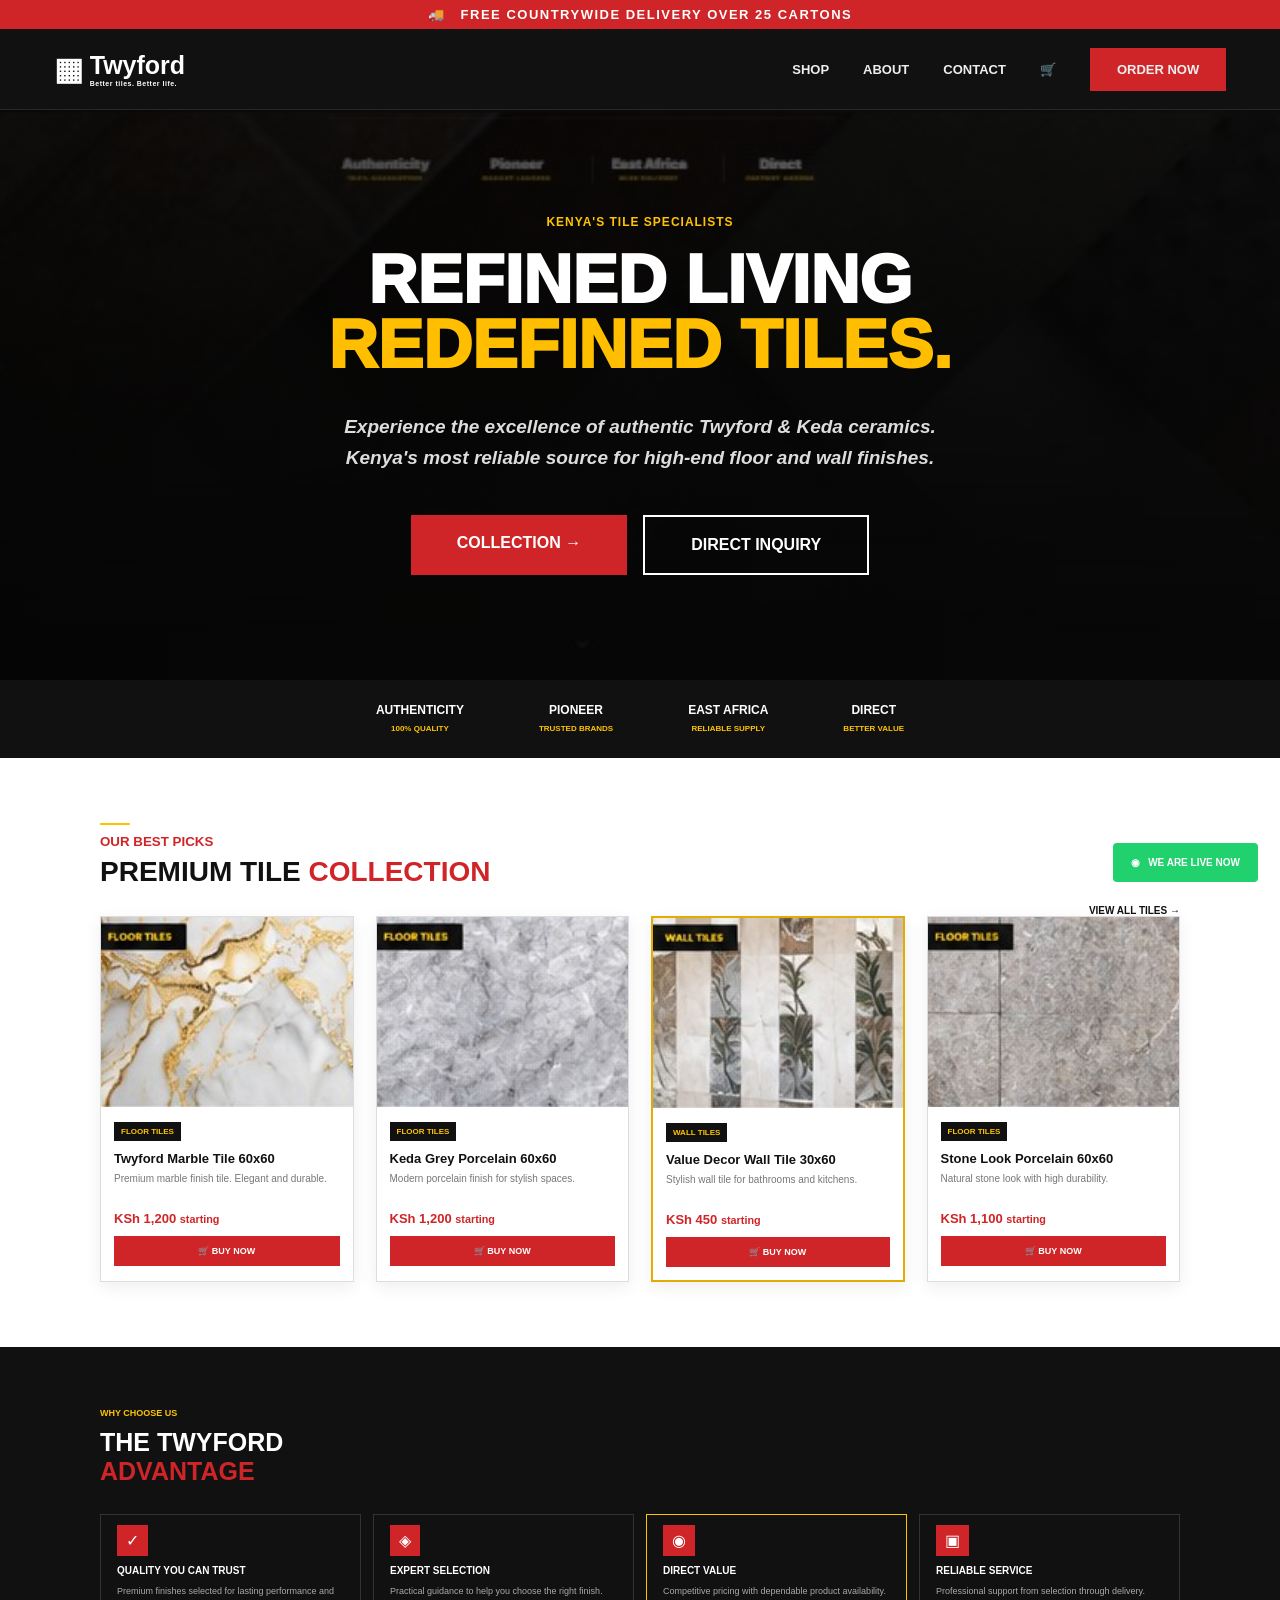
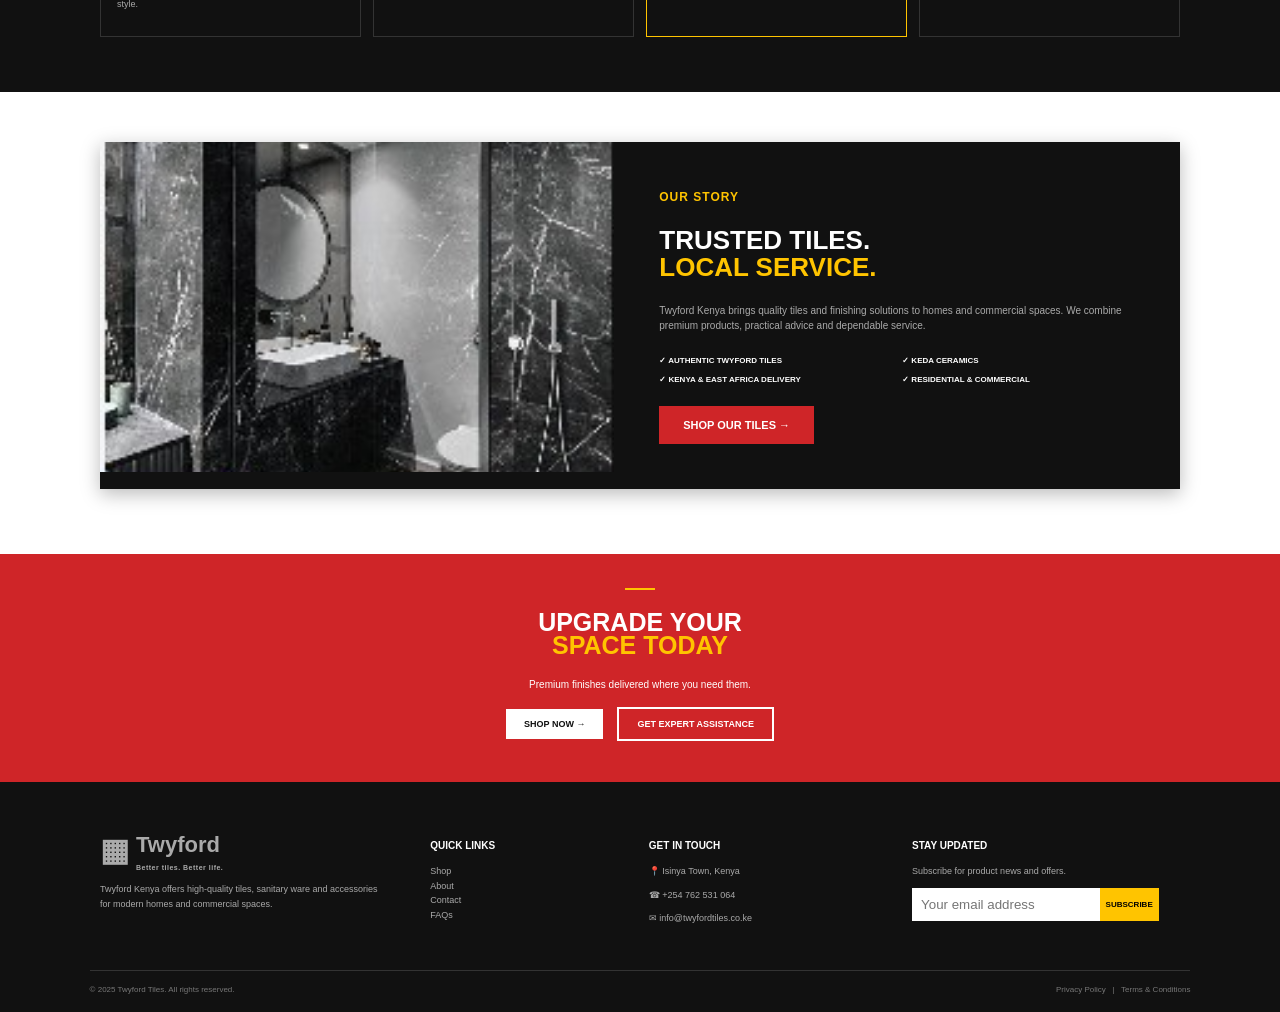
<file: index.html>
<!DOCTYPE html>
<html lang="en">
<head>
  <!-- Google tag (gtag.js) -->
<script async src="https://www.googletagmanager.com/gtag/js?id=AW-18439930653"></script>
<script>
  window.dataLayer = window.dataLayer || [];
  function gtag(){dataLayer.push(arguments);}
  gtag('js', new Date());

  gtag('config', 'AW-18439930653');
</script>
<meta charset="UTF-8">
<meta name="viewport" content="width=device-width, initial-scale=1.0">
<title>Twyford Tiles Kenya | Refined Living</title>
<meta name="description" content="Premium tiles, sanitary ware and finishing products in Kenya.">
<link rel="stylesheet" href="styles.css">
</head>
  <!-- Google tag (gtag.js) -->
<script async src="https://www.googletagmanager.com/gtag/js?id=AW-18439930653"></script>
<script>
  window.dataLayer = window.dataLayer || [];
  function gtag(){dataLayer.push(arguments);}
  gtag('js', new Date());

  gtag('config', 'AW-18439930653');
</script>
<body>
<div class="delivery">🚚 &nbsp; FREE COUNTRYWIDE DELIVERY OVER 25 CARTONS</div>

<header class="site-header">
  <a class="brand" href="index.html"><span class="brand-mark">▦</span><span>Twyford<small>Better tiles. Better life.</small></span></a>
  <nav>
    <a href="shop.html">SHOP</a><a href="about.html">ABOUT</a><a href="contact.html">CONTACT</a>
    <a href="#cart" class="cart">🛒</a><a class="order" href="contact.html">ORDER NOW</a>
  </nav>
  <button class="menu" aria-label="Open navigation menu" aria-expanded="false" type="button">☰</button>
</header>

<main>
<section class="hero">
  <div class="hero-inner">
    <div class="eyebrow">KENYA'S TILE SPECIALISTS</div>
    <h1>REFINED LIVING<br><em>REDEFINED TILES.</em></h1>
    <p>Experience the excellence of authentic Twyford &amp; Keda ceramics.<br>Kenya's most reliable source for high-end floor and wall finishes.</p>
    <div class="actions"><a class="btn red" href="shop.html">COLLECTION <span>→</span></a><a class="btn outline" href="contact.html">DIRECT INQUIRY</a></div>
  </div>
</section>

<section class="proof">
  <div><b>AUTHENTICITY</b><small>100% QUALITY</small></div><div><b>PIONEER</b><small>TRUSTED BRANDS</small></div>
  <div><b>EAST AFRICA</b><small>RELIABLE SUPPLY</small></div><div><b>DIRECT</b><small>BETTER VALUE</small></div>
</section>

<section class="section products">
  <div class="section-head"><div><span class="yellow-line"></span><small>OUR BEST PICKS</small><h2>PREMIUM TILE <strong>COLLECTION</strong></h2></div><a href="shop.html">VIEW ALL TILES →</a></div>
  <div class="product-grid home-products" id="homeProducts"></div>
</section>

<section class="advantage">
  <div class="section-title"><span>WHY CHOOSE US</span><h2>THE TWYFORD<br><strong>ADVANTAGE</strong></h2></div>
  <div class="adv-grid">
    <article><i>✓</i><h3>QUALITY YOU CAN TRUST</h3><p>Premium finishes selected for lasting performance and style.</p></article>
    <article><i>◈</i><h3>EXPERT SELECTION</h3><p>Practical guidance to help you choose the right finish.</p></article>
    <article class="active"><i>◉</i><h3>DIRECT VALUE</h3><p>Competitive pricing with dependable product availability.</p></article>
    <article><i>▣</i><h3>RELIABLE SERVICE</h3><p>Professional support from selection through delivery.</p></article>
  </div>
</section>

<section class="story-card">
  <img src="about-bathroom.jpg" alt="Luxury tiled bathroom">
  <div><span class="eyebrow">OUR STORY</span><h2>TRUSTED TILES.<br><strong>LOCAL SERVICE.</strong></h2><p>Twyford Kenya brings quality tiles and finishing solutions to homes and commercial spaces. We combine premium products, practical advice and dependable service.</p><div class="mini-points"><span>✓ AUTHENTIC TWYFORD TILES</span><span>✓ KEDA CERAMICS</span><span>✓ KENYA &amp; EAST AFRICA DELIVERY</span><span>✓ RESIDENTIAL &amp; COMMERCIAL</span></div><a class="btn red small" href="shop.html">SHOP OUR TILES →</a></div>
</section>

<section class="cta"><span class="yellow-line"></span><h2>UPGRADE YOUR<br><strong>SPACE TODAY</strong></h2><p>Premium finishes delivered where you need them.</p><div><a class="btn white" href="shop.html">SHOP NOW →</a><a class="btn outline" href="contact.html">GET EXPERT ASSISTANCE</a></div></section>
</main>

<footer class="footer">
  <div class="footer-grid"><div><a class="brand light" href="index.html"><span class="brand-mark">▦</span><span>Twyford<small>Better tiles. Better life.</small></span></a><p>Twyford Kenya offers high-quality tiles, sanitary ware and accessories for modern homes and commercial spaces.</p></div>
  <div><h4>QUICK LINKS</h4><a href="shop.html">Shop</a><a href="about.html">About</a><a href="contact.html">Contact</a><a href="contact.html">FAQs</a></div>
  <div><h4>GET IN TOUCH</h4><p>📍 Isinya Town, Kenya</p><p>☎ +254 762 531 064</p><p>✉ info@twyfordtiles.co.ke</p></div>
  <div><h4>STAY UPDATED</h4><p>Subscribe for product news and offers.</p><div class="subscribe"><input placeholder="Your email address"><button>SUBSCRIBE</button></div></div></div>
  <div class="copyright"><span>© 2025 Twyford Tiles. All rights reserved.</span><span>Privacy Policy &nbsp; | &nbsp; Terms &amp; Conditions</span></div>
</footer>
<a class="whatsapp" href="https://wa.me/254762531064">◉ &nbsp; WE ARE LIVE NOW</a>
<script src="script.js"></script>
</body></html>
</file>
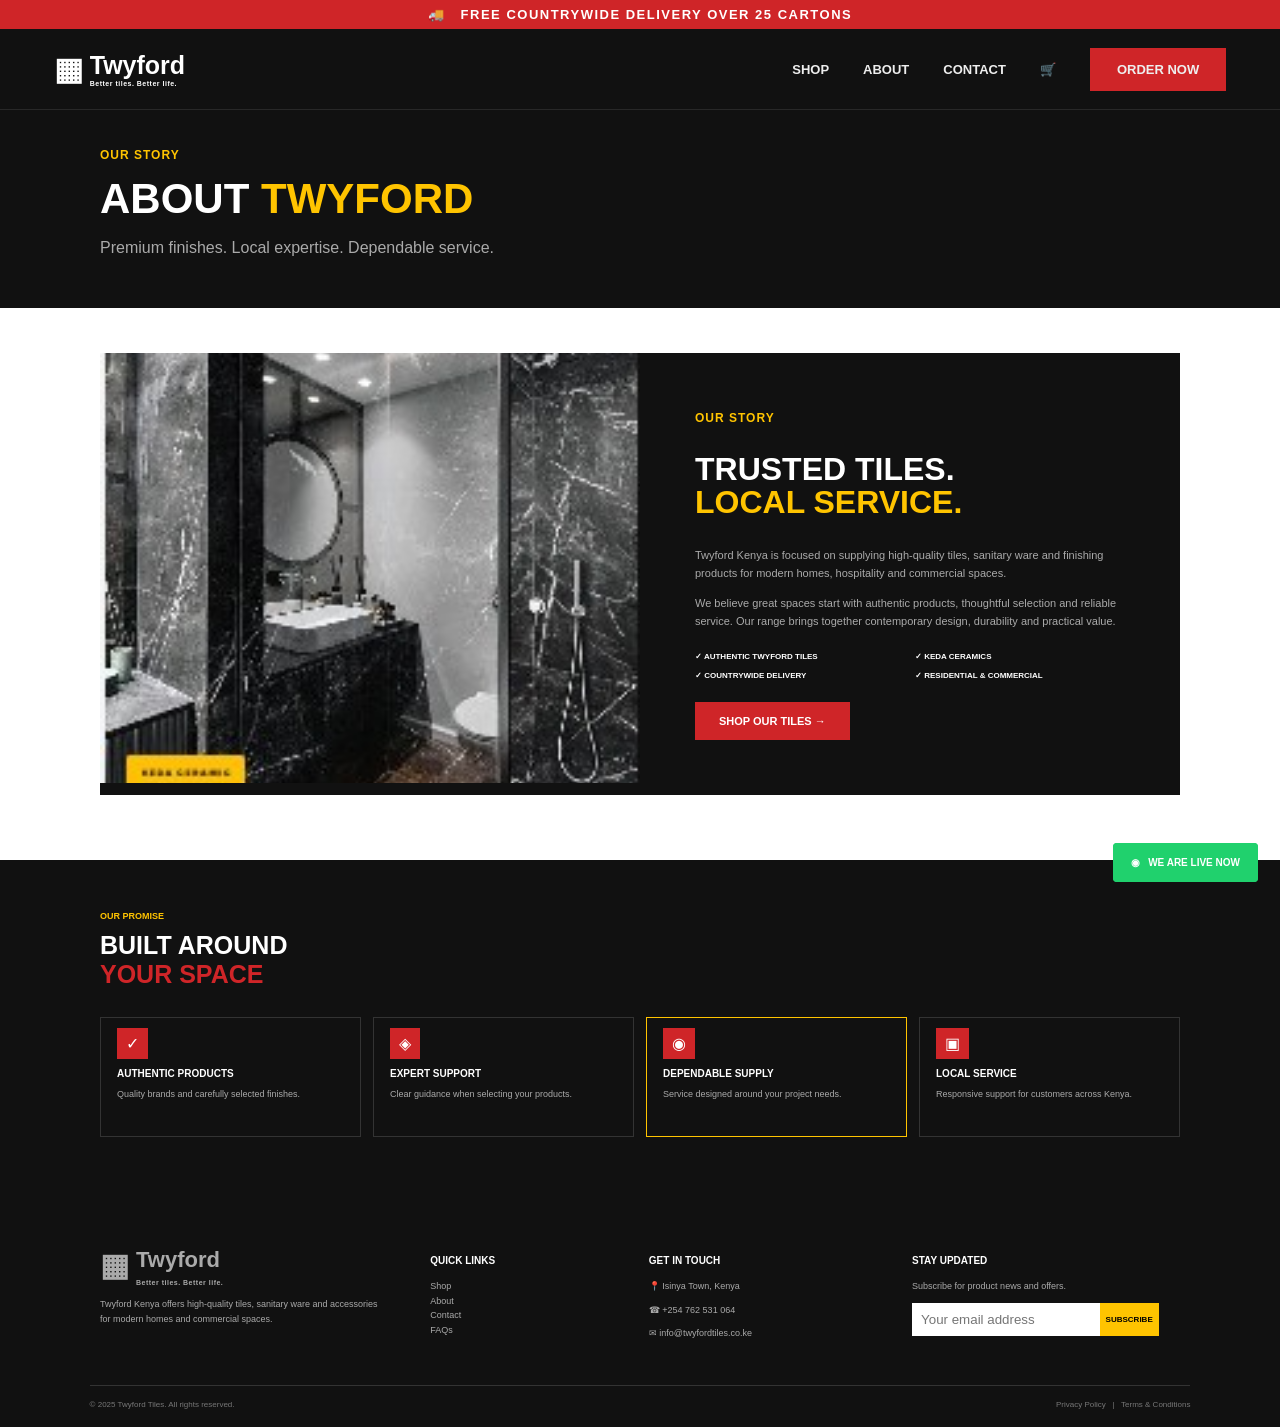
<file: about.html>
<!DOCTYPE html><html lang="en"><head><meta charset="UTF-8"><meta name="viewport" content="width=device-width,initial-scale=1.0"><title>About | Twyford Kenya</title><link rel="stylesheet" href="styles.css"></head><body><div class="delivery">🚚 &nbsp; FREE COUNTRYWIDE DELIVERY OVER 25 CARTONS</div>

<header class="site-header">
  <a class="brand" href="index.html"><span class="brand-mark">▦</span><span>Twyford<small>Better tiles. Better life.</small></span></a>
  <nav>
    <a href="shop.html">SHOP</a><a href="about.html">ABOUT</a><a href="contact.html">CONTACT</a>
    <a href="#cart" class="cart">🛒</a><a class="order" href="contact.html">ORDER NOW</a>
  </nav>
  <button class="menu" aria-label="Open navigation menu" aria-expanded="false" type="button">☰</button>
</header>

<main>
<section class="page-hero compact"><div class="page-hero-inner"><span>OUR STORY</span><h1>ABOUT <strong>TWYFORD</strong></h1><p>Premium finishes. Local expertise. Dependable service.</p></div></section>
<section class="about-page"><img src="about-bathroom.jpg" alt="Luxury tiled bathroom"><div class="about-copy"><span class="eyebrow">OUR STORY</span><h2>TRUSTED TILES.<br><strong>LOCAL SERVICE.</strong></h2><p>Twyford Kenya is focused on supplying high-quality tiles, sanitary ware and finishing products for modern homes, hospitality and commercial spaces.</p><p>We believe great spaces start with authentic products, thoughtful selection and reliable service. Our range brings together contemporary design, durability and practical value.</p><div class="mini-points"><span>✓ AUTHENTIC TWYFORD TILES</span><span>✓ KEDA CERAMICS</span><span>✓ COUNTRYWIDE DELIVERY</span><span>✓ RESIDENTIAL &amp; COMMERCIAL</span></div><a class="btn red small" href="shop.html">SHOP OUR TILES →</a></div></section>
<section class="advantage slim"><div class="section-title"><span>OUR PROMISE</span><h2>BUILT AROUND<br><strong>YOUR SPACE</strong></h2></div><div class="adv-grid"><article><i>✓</i><h3>AUTHENTIC PRODUCTS</h3><p>Quality brands and carefully selected finishes.</p></article><article><i>◈</i><h3>EXPERT SUPPORT</h3><p>Clear guidance when selecting your products.</p></article><article class="active"><i>◉</i><h3>DEPENDABLE SUPPLY</h3><p>Service designed around your project needs.</p></article><article><i>▣</i><h3>LOCAL SERVICE</h3><p>Responsive support for customers across Kenya.</p></article></div></section>
</main><footer class="footer">
  <div class="footer-grid"><div><a class="brand light" href="index.html"><span class="brand-mark">▦</span><span>Twyford<small>Better tiles. Better life.</small></span></a><p>Twyford Kenya offers high-quality tiles, sanitary ware and accessories for modern homes and commercial spaces.</p></div>
  <div><h4>QUICK LINKS</h4><a href="shop.html">Shop</a><a href="about.html">About</a><a href="contact.html">Contact</a><a href="contact.html">FAQs</a></div>
  <div><h4>GET IN TOUCH</h4><p>📍 Isinya Town, Kenya</p><p>☎ +254 762 531 064</p><p>✉ info@twyfordtiles.co.ke</p></div>
  <div><h4>STAY UPDATED</h4><p>Subscribe for product news and offers.</p><div class="subscribe"><input placeholder="Your email address"><button>SUBSCRIBE</button></div></div></div>
  <div class="copyright"><span>© 2025 Twyford Tiles. All rights reserved.</span><span>Privacy Policy &nbsp; | &nbsp; Terms &amp; Conditions</span></div>
</footer>
<a class="whatsapp" href="https://wa.me/254762531064">◉ &nbsp; WE ARE LIVE NOW</a>
<a class="whatsapp" href="https://wa.me/254762531064">◉ &nbsp; WE ARE LIVE NOW</a><script src="script.js"></script></body></html>
</file>
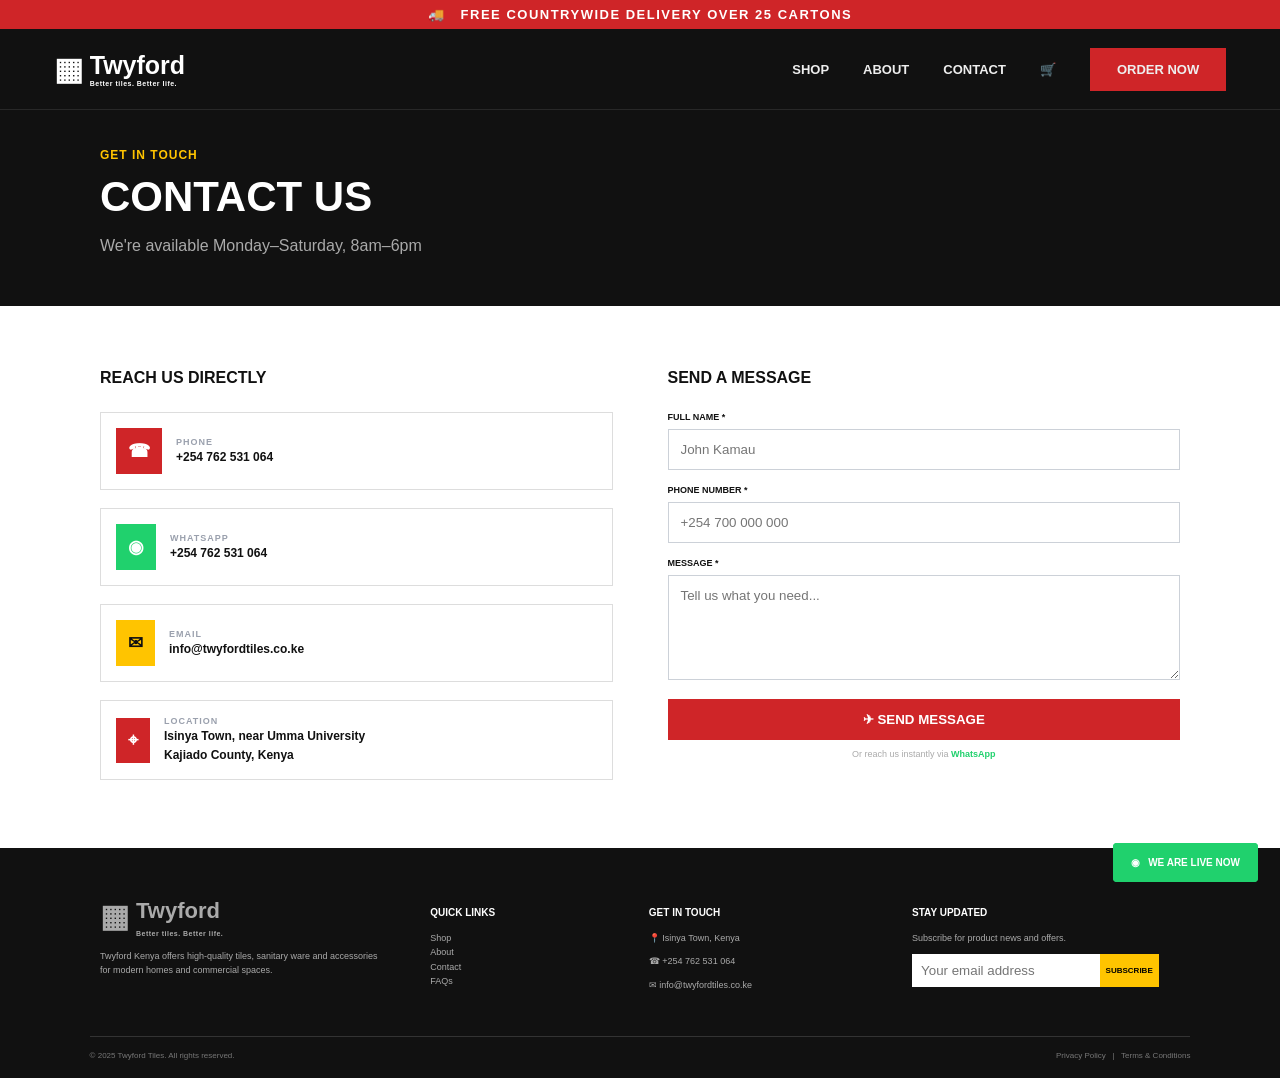
<file: contact.html>
<!DOCTYPE html><html lang="en"><head><meta charset="UTF-8"><meta name="viewport" content="width=device-width,initial-scale=1.0"><title>Contact | Twyford Kenya</title><link rel="stylesheet" href="styles.css"></head><body><div class="delivery">🚚 &nbsp; FREE COUNTRYWIDE DELIVERY OVER 25 CARTONS</div>

<header class="site-header">
  <a class="brand" href="index.html"><span class="brand-mark">▦</span><span>Twyford<small>Better tiles. Better life.</small></span></a>
  <nav>
    <a href="shop.html">SHOP</a><a href="about.html">ABOUT</a><a href="contact.html">CONTACT</a>
    <a href="#cart" class="cart">🛒</a><a class="order" href="contact.html">ORDER NOW</a>
  </nav>
  <button class="menu" aria-label="Open navigation menu" aria-expanded="false" type="button">☰</button>
</header>

<main>
<section class="contact-hero"><div class="page-hero-inner"><span>GET IN TOUCH</span><h1>CONTACT US</h1><p>We're available Monday–Saturday, 8am–6pm</p></div></section>
<section class="contact-section"><div><h2>REACH US DIRECTLY</h2><div class="contact-card"><b>☎</b><span><small>PHONE</small><strong>+254 762 531 064</strong></span></div><div class="contact-card"><b class="green">◉</b><span><small>WHATSAPP</small><strong>+254 762 531 064</strong></span></div><div class="contact-card"><b class="yellow">✉</b><span><small>EMAIL</small><strong>info@twyfordtiles.co.ke</strong></span></div><div class="contact-card"><b>⌖</b><span><small>LOCATION</small><strong>Isinya Town, near Umma University<br>Kajiado County, Kenya</strong></span></div></div>
<div><h2>SEND A MESSAGE</h2><form onsubmit="return sendMessage(event)"><label>FULL NAME *</label><input id="name" placeholder="John Kamau" required><label>PHONE NUMBER *</label><input id="phone" placeholder="+254 700 000 000" required><label>MESSAGE *</label><textarea id="message" placeholder="Tell us what you need..." required></textarea><button class="send" type="submit">✈ SEND MESSAGE</button></form><p class="reach">Or reach us instantly via <a href="https://wa.me/254762531064">WhatsApp</a></p></div></section>
</main><footer class="footer">
  <div class="footer-grid"><div><a class="brand light" href="index.html"><span class="brand-mark">▦</span><span>Twyford<small>Better tiles. Better life.</small></span></a><p>Twyford Kenya offers high-quality tiles, sanitary ware and accessories for modern homes and commercial spaces.</p></div>
  <div><h4>QUICK LINKS</h4><a href="shop.html">Shop</a><a href="about.html">About</a><a href="contact.html">Contact</a><a href="contact.html">FAQs</a></div>
  <div><h4>GET IN TOUCH</h4><p>📍 Isinya Town, Kenya</p><p>☎ +254 762 531 064</p><p>✉ info@twyfordtiles.co.ke</p></div>
  <div><h4>STAY UPDATED</h4><p>Subscribe for product news and offers.</p><div class="subscribe"><input placeholder="Your email address"><button>SUBSCRIBE</button></div></div></div>
  <div class="copyright"><span>© 2025 Twyford Tiles. All rights reserved.</span><span>Privacy Policy &nbsp; | &nbsp; Terms &amp; Conditions</span></div>
</footer>
<a class="whatsapp" href="https://wa.me/254762531064">◉ &nbsp; WE ARE LIVE NOW</a>
<a class="whatsapp" href="https://wa.me/254762531064">◉ &nbsp; WE ARE LIVE NOW</a><script src="script.js"></script></body></html>
</file>
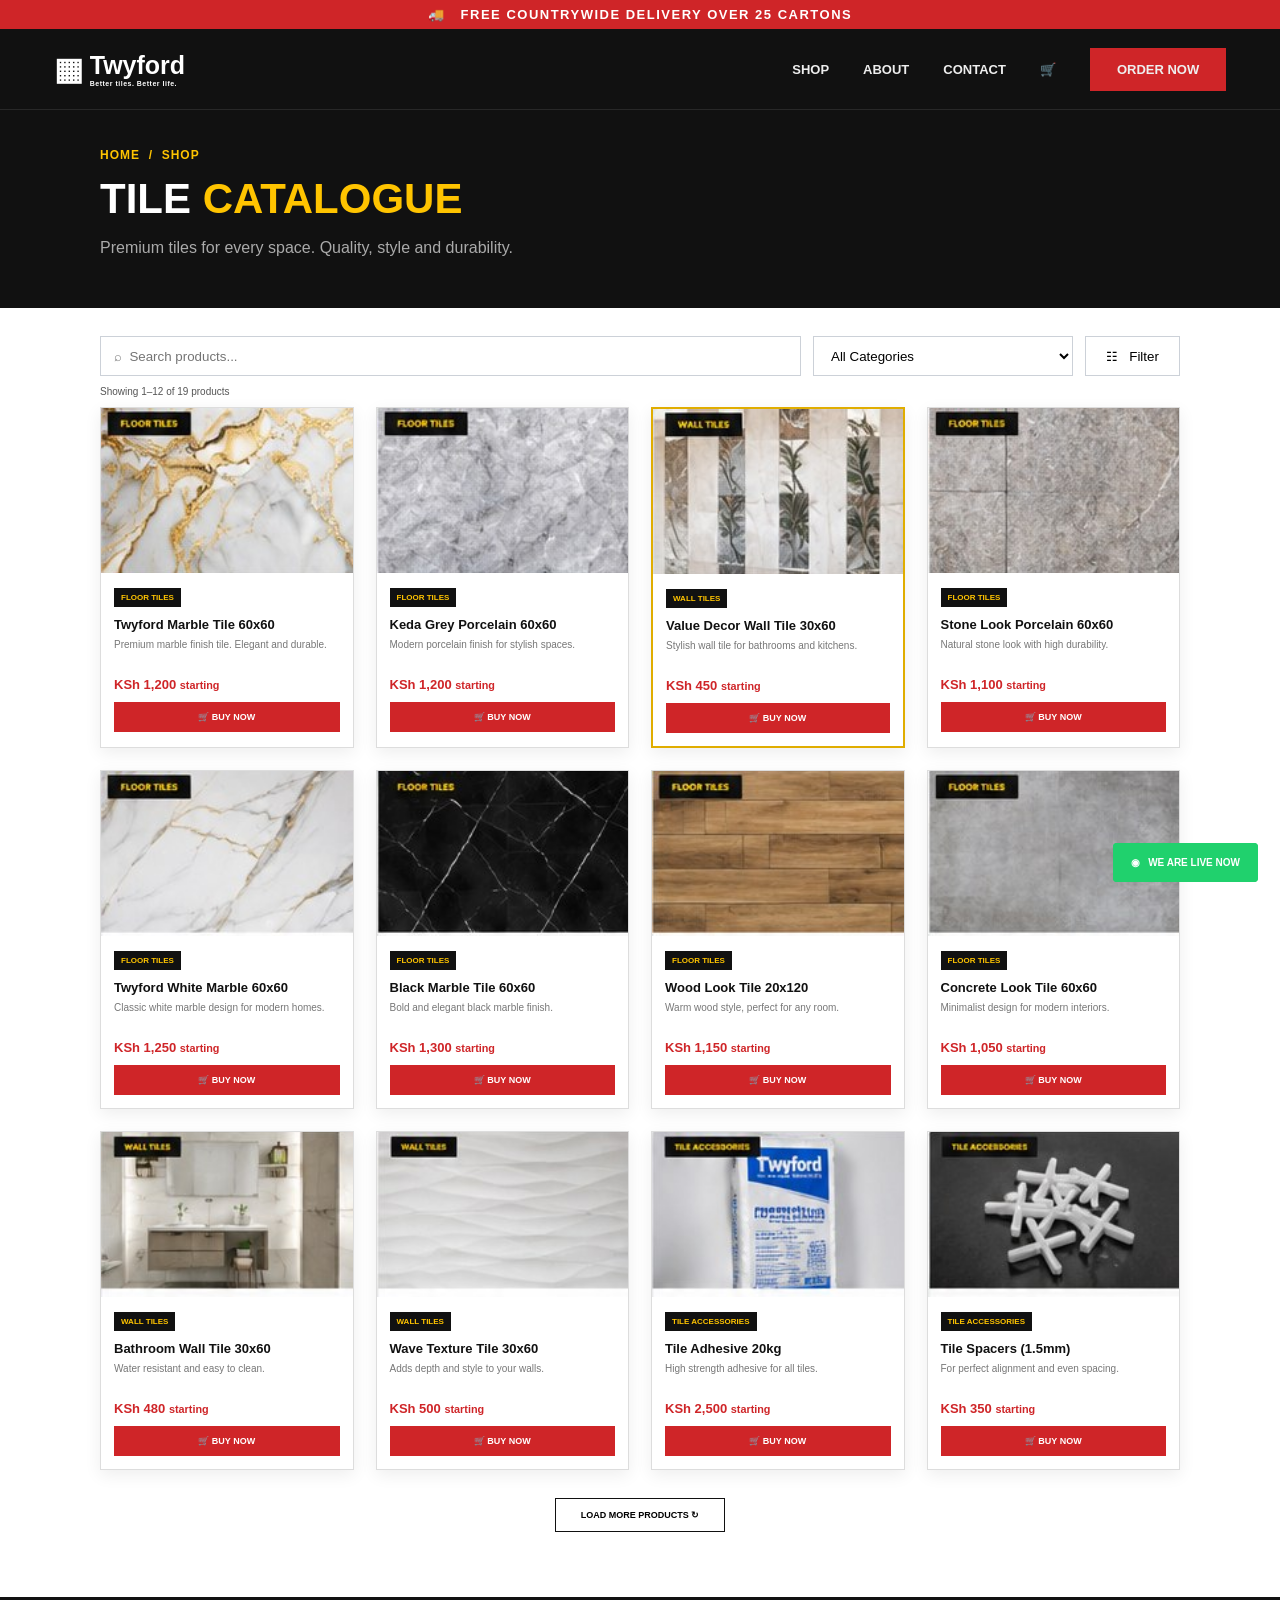
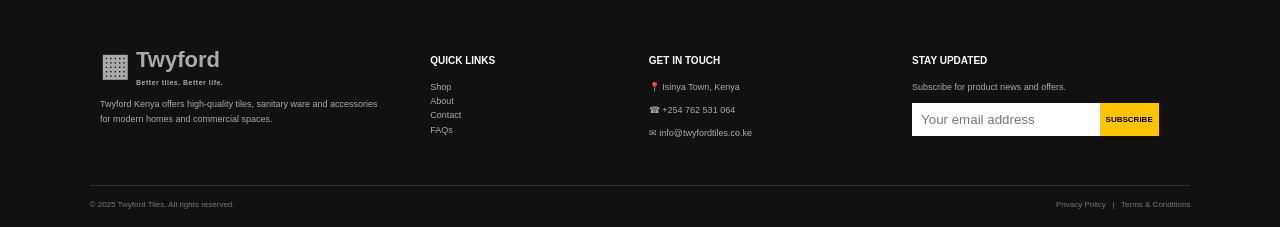
<file: shop.html>
<!DOCTYPE html><html lang="en"><head><meta charset="UTF-8"><meta name="viewport" content="width=device-width,initial-scale=1.0"><title>Tile Catalogue | Twyford Kenya</title><link rel="stylesheet" href="styles.css"></head><body><div class="delivery">🚚 &nbsp; FREE COUNTRYWIDE DELIVERY OVER 25 CARTONS</div>

<header class="site-header">
  <a class="brand" href="index.html"><span class="brand-mark">▦</span><span>Twyford<small>Better tiles. Better life.</small></span></a>
  <nav>
    <a href="shop.html">SHOP</a><a href="about.html">ABOUT</a><a href="contact.html">CONTACT</a>
    <a href="#cart" class="cart">🛒</a><a class="order" href="contact.html">ORDER NOW</a>
  </nav>
  <button class="menu" aria-label="Open navigation menu" aria-expanded="false" type="button">☰</button>
</header>

<main>
<section class="page-hero"><div class="page-hero-inner"><span>HOME &nbsp;/&nbsp; SHOP</span><h1>TILE <strong>CATALOGUE</strong></h1><p>Premium tiles for every space. Quality, style and durability.</p></div></section>
<section class="catalogue"><div class="filters"><input id="search" placeholder="⌕  Search products..."><select id="category"><option value="all">All Categories</option><option value="floor">Floor Tiles</option><option value="wall">Wall Tiles</option><option value="accessories">Tile Accessories</option><option value="fixtures">Bathroom Fixtures</option></select><button>☷ &nbsp; Filter</button></div><p class="count" id="count"></p><div class="product-grid" id="shopProducts"></div><button class="load" id="load">LOAD MORE PRODUCTS ↻</button></section></main><footer class="footer">
  <div class="footer-grid"><div><a class="brand light" href="index.html"><span class="brand-mark">▦</span><span>Twyford<small>Better tiles. Better life.</small></span></a><p>Twyford Kenya offers high-quality tiles, sanitary ware and accessories for modern homes and commercial spaces.</p></div>
  <div><h4>QUICK LINKS</h4><a href="shop.html">Shop</a><a href="about.html">About</a><a href="contact.html">Contact</a><a href="contact.html">FAQs</a></div>
  <div><h4>GET IN TOUCH</h4><p>📍 Isinya Town, Kenya</p><p>☎ +254 762 531 064</p><p>✉ info@twyfordtiles.co.ke</p></div>
  <div><h4>STAY UPDATED</h4><p>Subscribe for product news and offers.</p><div class="subscribe"><input placeholder="Your email address"><button>SUBSCRIBE</button></div></div></div>
  <div class="copyright"><span>© 2025 Twyford Tiles. All rights reserved.</span><span>Privacy Policy &nbsp; | &nbsp; Terms &amp; Conditions</span></div>
</footer>
<a class="whatsapp" href="https://wa.me/254762531064">◉ &nbsp; WE ARE LIVE NOW</a>
<a class="whatsapp" href="https://wa.me/254762531064">◉ &nbsp; WE ARE LIVE NOW</a><script src="script.js"></script></body></html>
</file>
<file: styles.css>
*{box-sizing:border-box}html{scroll-behavior:smooth}body{margin:0;font-family:Arial,Helvetica,sans-serif;color:#111;background:#fff}.delivery{height:29px;background:#cf2528;color:#fff;text-align:center;font-weight:800;font-size:13px;letter-spacing:1.5px;padding:7px}.site-header{height:81px;background:#111;color:#fff;display:flex;align-items:center;justify-content:space-between;padding:0 4.2%;position:sticky;top:0;z-index:20;border-bottom:1px solid #282828}.brand{display:flex;align-items:center;gap:7px;color:#fff;text-decoration:none;font-size:25px;font-weight:900}.brand-mark{font-size:31px;line-height:1}.brand small{display:block;font-size:7px;letter-spacing:.5px}.site-header nav{display:flex;align-items:center;gap:34px}.site-header nav a{color:#eee;text-decoration:none;font-weight:800;font-size:13px}.site-header .order{background:#cf2528;padding:14px 27px}.cart{font-size:20px}.menu{display:none;background:none;border:0;color:white;font-size:24px}.hero{min-height:570px;background:linear-gradient(90deg,rgba(0,0,0,.72),rgba(0,0,0,.58)),url("hero-tiles.jpg") center/cover;display:flex;align-items:center;text-align:center;color:#fff}.hero-inner{width:100%;padding:65px 20px}.eyebrow,.page-hero-inner>span{color:#ffc400;font-weight:900;font-size:12px;letter-spacing:1px}.hero h1{font-size:68px;line-height:.96;margin:18px 0 35px;font-weight:950}.hero h1 em{font-style:normal;color:#ffbf00}.hero p{font-size:19px;line-height:1.6;font-weight:700;font-style:italic;color:#ddd}.actions{display:flex;justify-content:center;gap:16px;margin-top:42px}.btn{display:inline-block;text-decoration:none;font-weight:900;padding:19px 46px}.btn.red,.send{background:#cf2528;color:#fff}.btn.outline{border:2px solid #fff;color:#fff}.btn.white{background:#fff;color:#111}.btn.small{padding:13px 24px;font-size:11px}.proof{background:#111;color:#fff;display:flex;justify-content:center;gap:75px;padding:23px}.proof div{text-align:center}.proof b{display:block;font-size:12px}.proof small{color:#ffc400;font-size:8px;font-weight:800}.section{padding:65px 7%}.section-head{display:flex;justify-content:space-between;align-items:end;max-width:1080px;margin:auto}.section-head small,.section-title span{color:#cf2528;font-weight:900}.yellow-line{display:block;width:30px;height:2px;background:#ffc400;margin-bottom:7px}.section h2,.section-title h2{font-size:28px;margin:6px 0 28px}.section h2 strong,.section-title h2 strong{color:#cf2528}.section-head a{color:#111;text-decoration:none;font-weight:900;font-size:10px}.product-grid{display:grid;grid-template-columns:repeat(4,1fr);gap:22px}.home-products{max-width:1080px;margin:auto}.product-card{border:1px solid #ddd;background:#fff;box-shadow:0 5px 16px rgba(0,0,0,.07);overflow:hidden}.product-card.featured{border:2px solid #e0ad00}.product-card img{width:100%;height:190px;object-fit:cover;display:block}.product-card .info{padding:13px}.tag{display:inline-block;background:#111;color:#ffc400;padding:5px 7px;font-size:8px;font-weight:900}.product-card h3{font-size:13px;margin:10px 0 6px}.product-card p{font-size:10px;color:#777;min-height:30px;margin:0 0 9px;line-height:1.4}.price{color:#cf2528;font-weight:900;font-size:13px}.buy{display:block;width:100%;margin-top:10px;background:#cf2528;color:#fff;border:0;padding:10px;font-size:9px;font-weight:900;cursor:pointer}.advantage{background:#111;color:#fff;padding:55px 7%}.section-title{max-width:1080px;margin:auto}.section-title span{font-size:9px;color:#ffc400}.section-title h2{font-size:25px;margin:8px 0 28px}.adv-grid{max-width:1080px;margin:auto;display:grid;grid-template-columns:repeat(4,1fr);gap:12px}.adv-grid article{border:1px solid #333;padding:16px;min-height:120px}.adv-grid article.active{border-color:#ffc400}.adv-grid i{background:#cf2528;padding:7px 9px;font-style:normal}.adv-grid h3{font-size:10px;margin:15px 0 8px}.adv-grid p{font-size:9px;color:#aaa;line-height:1.45}.story-card{max-width:1080px;margin:50px auto 65px;display:grid;grid-template-columns:1fr 1.1fr;background:#111;color:#fff;box-shadow:0 5px 18px #bbb}.story-card img{width:100%;height:330px;object-fit:cover}.story-card>div{padding:45px}.story-card h2{font-size:26px;line-height:1.05}.story-card h2 strong{color:#ffc400}.story-card p{font-size:10px;color:#aaa;line-height:1.55}.mini-points{display:grid;grid-template-columns:1fr 1fr;gap:10px;margin:22px 0;font-size:8px;font-weight:900}.cta{background:#cf2528;color:#fff;text-align:center;padding:34px 20px}.cta .yellow-line{margin:0 auto 10px}.cta h2{font-size:25px;line-height:.95}.cta h2 strong{color:#ffc400}.cta p{font-size:10px}.cta .btn{padding:10px 18px;font-size:9px;margin:7px}.footer{background:#111;color:#fff;padding:45px 7% 18px}.footer-grid{max-width:1080px;margin:auto;display:grid;grid-template-columns:1.3fr .8fr 1fr 1.2fr;gap:40px}.footer .brand{font-size:22px}.footer p,.footer a{color:#aaa;font-size:9px;line-height:1.6;text-decoration:none}.footer h4{font-size:10px}.footer-grid>div>a:not(.brand){display:block}.subscribe{display:flex}.subscribe input{min-width:0;width:70%;padding:9px;border:0}.subscribe button{border:0;background:#ffc400;font-size:8px;font-weight:900}.copyright{border-top:1px solid #333;margin-top:35px;padding-top:14px;display:flex;justify-content:space-between;color:#777;font-size:8px}.whatsapp{position:fixed;right:22px;bottom:18px;background:#20d16d;color:#fff;padding:14px 18px;border-radius:4px;text-decoration:none;font-size:10px;font-weight:900;z-index:30}.page-hero,.contact-hero{background:#111;color:#fff;padding:35px 7%}.page-hero-inner{max-width:1080px;margin:auto}.page-hero h1{font-size:42px;margin:12px 0 8px}.page-hero h1 strong{color:#ffc400}.page-hero p,.contact-hero p{color:#aaa}.catalogue{max-width:1080px;margin:auto;padding:28px 0 65px}.filters{display:grid;grid-template-columns:1fr 260px 95px;gap:12px}.filters input,.filters select,.filters button{height:40px;border:1px solid #ccd1d8;background:#fff;padding:0 13px}.count{font-size:10px;color:#555}.catalogue .product-card img{height:165px}.load{display:block;margin:28px auto 0;padding:11px 25px;background:#fff;border:1px solid #111;font-weight:900;font-size:9px}.about-page{max-width:1080px;margin:45px auto 65px;display:grid;grid-template-columns:1fr 1fr;background:#111;color:#fff}.about-page img{width:100%;height:430px;object-fit:cover}.about-copy{padding:55px}.about-copy h2{font-size:32px;line-height:1.05}.about-copy h2 strong{color:#ffc400}.about-copy p{font-size:11px;color:#aaa;line-height:1.65}.slim{padding-top:45px;padding-bottom:60px}.contact-hero h1{font-size:42px;margin:10px 0}.contact-section{max-width:1080px;margin:auto;padding:50px 0;display:grid;grid-template-columns:1fr 1fr;gap:55px}.contact-section h2{font-size:16px;margin-bottom:25px}.contact-card{border:1px solid #ddd;min-height:68px;margin:18px 0;display:flex;align-items:center;gap:14px;padding:15px}.contact-card>b{background:#cf2528;color:#fff;padding:12px;font-size:18px}.contact-card b.green{background:#20d16d}.contact-card b.yellow{background:#ffc400;color:#111}.contact-card small{display:block;color:#9aa0ad;font-size:9px;font-weight:900;letter-spacing:1px}.contact-card strong{font-size:12px;line-height:1.5}.contact-section form label{display:block;font-size:9px;font-weight:900;margin:0 0 7px}.contact-section input,.contact-section textarea{width:100%;border:1px solid #ccd1d8;padding:12px;margin-bottom:15px;font-family:inherit}.contact-section textarea{height:105px;resize:vertical}.send{width:100%;border:0;padding:13px;font-weight:900}.reach{text-align:center;color:#aaa;font-size:9px}.reach a{color:#20d16d;font-weight:900;text-decoration:none}
/* Mobile navigation */
.mobile-nav{display:none}
@media(max-width:800px){
  .site-header{position:sticky;top:0}
  .site-header nav.mobile-open{display:flex;position:absolute;top:65px;left:0;right:0;background:#111;flex-direction:column;align-items:stretch;gap:0;padding:8px 5%;border-top:1px solid #333;box-shadow:0 10px 25px rgba(0,0,0,.35)}
  .site-header nav.mobile-open a{display:block;padding:15px 8px;border-bottom:1px solid #292929;font-size:13px}
  .site-header nav.mobile-open .order{margin:10px 0;padding:14px 18px;text-align:center;border:0}
  .site-header nav.mobile-open .cart{font-size:18px}
  body.menu-active{overflow:hidden}
}
@media(max-width:800px){.site-header{height:65px}.site-header nav{display:none}.menu{display:block}.hero{min-height:510px}.hero h1{font-size:43px}.hero p{font-size:14px}.actions{flex-direction:column;align-items:center}.btn{width:min(280px,90%);text-align:center}.proof{gap:15px;flex-wrap:wrap}.proof div{width:40%}.product-grid{grid-template-columns:repeat(2,1fr)}.section,.advantage{padding-left:5%;padding-right:5%}.adv-grid{grid-template-columns:1fr 1fr}.story-card,.about-page{margin-left:5%;margin-right:5%;grid-template-columns:1fr}.story-card img,.about-page img{height:260px}.story-card>div,.about-copy{padding:30px}.footer-grid{grid-template-columns:1fr 1fr}.contact-section{grid-template-columns:1fr;margin:0 5%;padding:35px 0}.catalogue{padding:20px 5%}.filters{grid-template-columns:1fr}.page-hero,.contact-hero{padding-left:5%;padding-right:5%}}@media(max-width:480px){.product-grid{grid-template-columns:1fr}.adv-grid,.footer-grid{grid-template-columns:1fr}.hero h1{font-size:37px}.section-head{display:block}.section-head>a{display:inline-block;margin-bottom:20px}.copyright{display:block}.copyright span{display:block;margin:8px 0}.whatsapp{right:12px;bottom:12px}.mini-points{grid-template-columns:1fr}}
</file>
